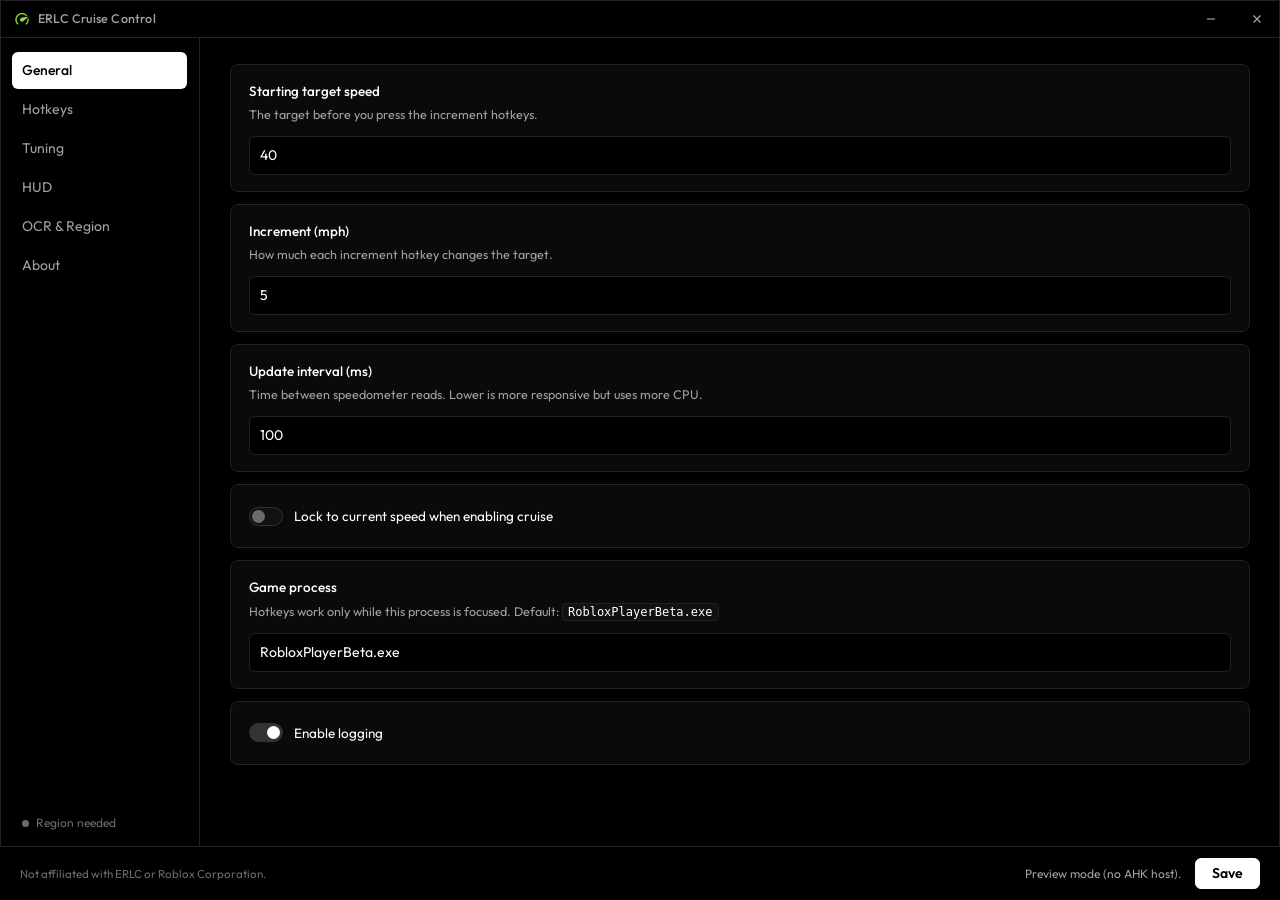
<file: ui/index.html>
<!DOCTYPE html>
<html lang="en">
<head>
    <meta charset="UTF-8">
    <meta name="viewport" content="width=device-width, initial-scale=1.0">
    <title>ERLC Cruise Control</title>
    <link rel="icon" type="image/png" href="icon.png">
    <link rel="stylesheet" href="style.css">
</head>
<body>
    <header class="titlebar">
        <div class="titlebar-left">
            <img class="titlebar-icon" src="icon.png" alt="">
            <div class="titlebar-title">ERLC Cruise Control</div>
        </div>
        <div class="titlebar-buttons">
            <button class="tb-btn" id="win-min" title="Minimize" aria-label="Minimize">
                <svg width="10" height="10" viewBox="0 0 10 10"><line x1="1" y1="5" x2="9" y2="5" stroke="currentColor" stroke-width="1.2"/></svg>
            </button>
            <button class="tb-btn tb-close" id="win-close" title="Close" aria-label="Close">
                <svg width="10" height="10" viewBox="0 0 10 10"><line x1="1.5" y1="1.5" x2="8.5" y2="8.5" stroke="currentColor" stroke-width="1.2"/><line x1="8.5" y1="1.5" x2="1.5" y2="8.5" stroke="currentColor" stroke-width="1.2"/></svg>
            </button>
        </div>
    </header>

    <div class="app">
        <aside class="sidebar">
            <nav class="nav" id="nav">
                <button class="nav-item is-active" data-tab="general">General</button>
                <button class="nav-item" data-tab="hotkeys">Hotkeys</button>
                <button class="nav-item" data-tab="tuning">Tuning</button>
                <button class="nav-item" data-tab="hud">HUD</button>
                <button class="nav-item" data-tab="ocr">OCR &amp; Region</button>
                <button class="nav-item" data-tab="about">About</button>
            </nav>
            <div class="sidebar-foot">
                <span class="engine-dot" id="engine-dot"></span>
                <span id="engine-label">Checking...</span>
            </div>
        </aside>

        <main class="main">
            <section class="page is-active" data-page="general">
                <div class="card">
                    <label class="card-title" for="startTarget">Starting target speed</label>
                    <p class="hint">The target before you press the increment hotkeys.</p>
                    <input class="field" id="startTarget" type="number" min="0" max="300">
                </div>
                <div class="card">
                    <label class="card-title" for="increment">Increment (mph)</label>
                    <p class="hint">How much each increment hotkey changes the target.</p>
                    <input class="field" id="increment" type="number" min="1" max="50">
                </div>
                <div class="card">
                    <label class="card-title" for="updateInterval">Update interval (ms)</label>
                    <p class="hint">Time between speedometer reads. Lower is more responsive but uses more CPU.</p>
                    <input class="field" id="updateInterval" type="number" min="30" max="1000">
                </div>
                <div class="card">
                    <label class="switch">
                        <input type="checkbox" id="lockOnToggle">
                        <span class="switch-track"><span class="switch-thumb"></span></span>
                        <span class="switch-label">Lock to current speed when enabling cruise</span>
                    </label>
                </div>
                <div class="card">
                    <label class="card-title" for="gameProcess">Game process</label>
                    <p class="hint">Hotkeys work only while this process is focused. Default: <code>RobloxPlayerBeta.exe</code></p>
                    <input class="field" id="gameProcess" type="text" placeholder="RobloxPlayerBeta.exe">
                </div>
                <div class="card">
                    <label class="switch">
                        <input type="checkbox" id="logging">
                        <span class="switch-track"><span class="switch-thumb"></span></span>
                        <span class="switch-label">Enable logging</span>
                    </label>
                </div>
            </section>

            <section class="page" data-page="hotkeys">
                <div class="card">
                    <label class="card-title">Hotkeys</label>
                    <p class="hint">Click a field, then press the keys. Esc clears it. All hotkeys work only while the game is focused.</p>
                    <div class="hk-grid" id="hk-grid"></div>
                </div>
            </section>

            <section class="page" data-page="tuning">
                <div class="card">
                    <label class="card-title">Vehicle profile</label>
                    <p class="hint">Different cars handle differently. Save tuning as named profiles and switch between them.</p>
                    <div class="profile-bar">
                        <select class="field" id="profile-select" aria-label="Active vehicle profile"></select>
                        <button class="btn" id="profile-save">Save</button>
                        <button class="btn btn-ghost" id="profile-new">New…</button>
                        <button class="btn btn-ghost" id="profile-rename">Rename…</button>
                        <button class="btn btn-ghost" id="profile-delete">Delete</button>
                    </div>
                </div>
                <div class="card">
                    <label class="card-title">Throttle PID</label>
                    <p class="hint">Reaction to speed error. Leave as-is unless you know what you're doing.</p>
                    <div class="grid" id="pid-grid"></div>
                </div>
                <div class="card">
                    <label class="card-title">Throttle gaps</label>
                    <div class="grid" id="gap-grid"></div>
                </div>
                <div class="card">
                    <label class="card-title">Braking</label>
                    <div class="grid" id="brake-grid"></div>
                </div>
                <div class="card">
                    <p class="hint">Tip: the default values are tuned for a stable road cruise. Increase Kp for faster response, Kd to damp overshoot.</p>
                    <button class="btn btn-ghost" id="reset-tuning">Reset tuning to defaults</button>
                </div>
            </section>

            <section class="page" data-page="hud">
                <div class="card">
                    <label class="switch">
                        <input type="checkbox" id="hudVisible">
                        <span class="switch-track"><span class="switch-thumb"></span></span>
                        <span class="switch-label">Show the HUD overlay</span>
                    </label>
                    <label class="switch">
                        <input type="checkbox" id="hudClickThrough">
                        <span class="switch-track"><span class="switch-thumb"></span></span>
                        <span class="switch-label">Click-through (never captures the mouse)</span>
                    </label>
                </div>
                <div class="card">
                    <label class="card-title">Fields</label>
                    <p class="hint">Choose what the overlay shows. Drag the HUD anywhere to reposition it.</p>
                    <div class="grid" id="hud-fields"></div>
                </div>
                <div class="card">
                    <label class="card-title">Position &amp; size</label>
                    <div class="grid" id="hud-grid"></div>
                </div>
                <div class="card">
                    <button class="btn btn-ghost" id="hud-snap-tl">Snap to top-left</button>
                    <button class="btn btn-ghost" id="hud-snap-tr">Snap to top-right</button>
                </div>
            </section>

            <section class="page" data-page="ocr">
                <div class="card">
                    <label class="card-title">Speed region</label>
                    <p class="hint" id="region-summary">No region set.</p>
                    <button class="btn" id="select-region">Select region</button>
                    <button class="btn btn-ghost" id="test-read">Test read</button>
                </div>
                <div class="card">
                    <label class="card-title">OCR options</label>
                    <div class="grid" id="ocr-grid"></div>
                </div>
                <div class="card">
                    <label class="switch">
                        <input type="checkbox" id="ocrGrayscale">
                        <span class="switch-track"><span class="switch-thumb"></span></span>
                        <span class="switch-label">Grayscale before OCR</span>
                    </label>
                    <label class="switch">
                        <input type="checkbox" id="ocrInvert">
                        <span class="switch-track"><span class="switch-thumb"></span></span>
                        <span class="switch-label">Invert colors</span>
                    </label>
                </div>
            </section>

            <section class="page" data-page="about">
                <div class="card">
                    <label class="card-title">Debug info</label>
                    <p class="hint">Basic environment and status details.</p>
                    <dl class="kv" id="about-info"></dl>
                    <button class="btn btn-sm" id="copy-debug">Copy to clipboard</button>
                </div>
                <div class="card">
                    <button class="btn btn-ghost" id="open-folder">Open data folder</button>
                    <button class="btn btn-ghost" id="open-logs">Open logs</button>
                </div>
            </section>
        </main>
    </div>

    <footer class="footer">
        <span class="footer-note">Not affiliated with ERLC or Roblox Corporation.</span>
        <div class="footer-actions">
            <span class="status" id="status">Ready.</span>
            <button class="btn btn-primary" id="save">Save</button>
        </div>
    </footer>

    <div class="modal-overlay" id="modal-overlay" hidden>
        <div class="modal" role="dialog" aria-modal="true" aria-labelledby="modal-title">
            <div class="modal-title" id="modal-title">Title</div>
            <p class="modal-message" id="modal-message"></p>
            <input class="field modal-input" id="modal-input" type="text" autocomplete="off">
            <div class="modal-actions">
                <button class="btn btn-ghost" id="modal-cancel">Cancel</button>
                <button class="btn btn-primary" id="modal-ok">OK</button>
            </div>
        </div>
    </div>

    <script src="app.js"></script>
</body>
</html>
</file>
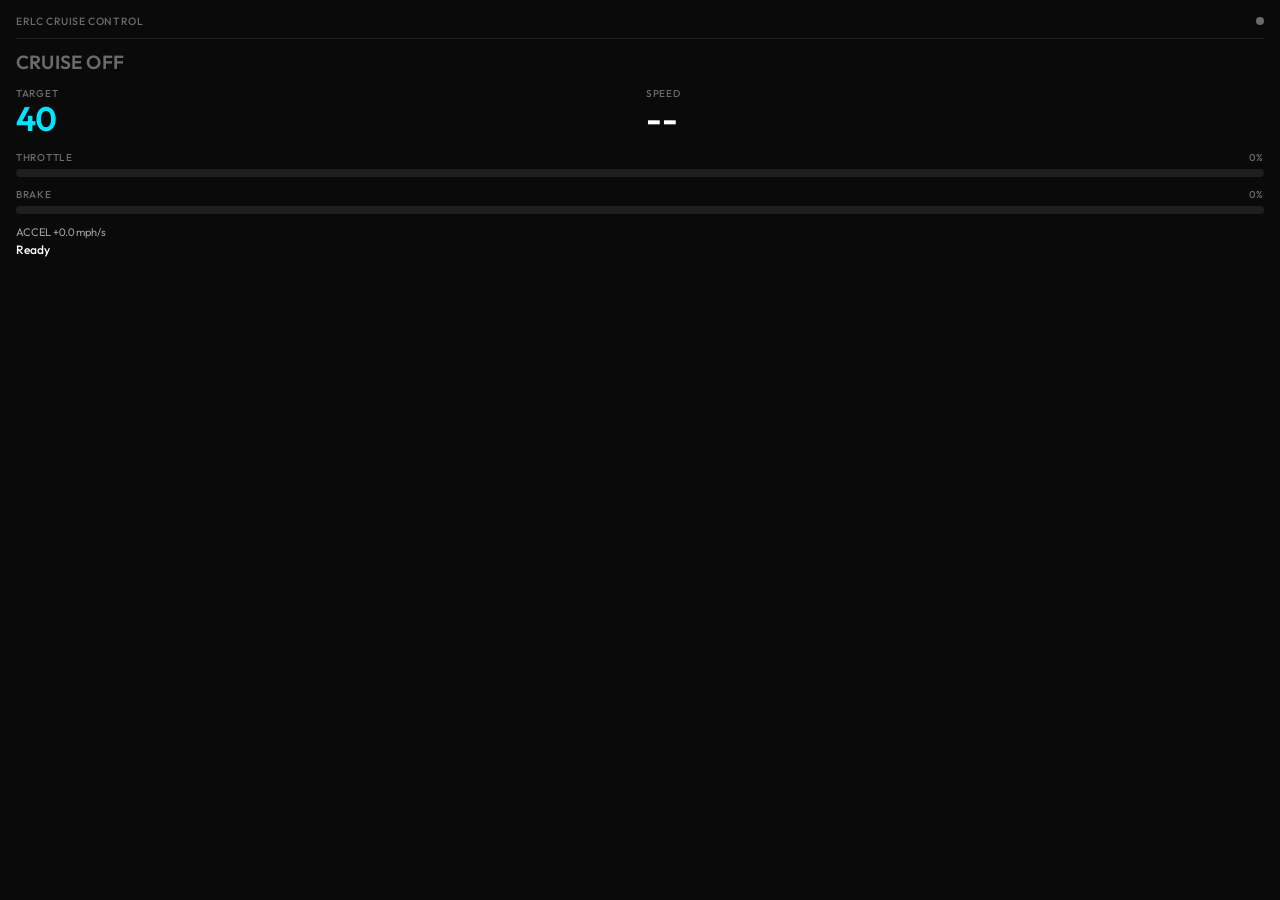
<file: ui/hud.html>
<!DOCTYPE html>
<html lang="en">
<head>
    <meta charset="UTF-8">
    <title>ERLC Cruise Control HUD</title>
    <link rel="stylesheet" href="hud.css">
</head>
<body>
    <div class="hud">
        <div class="hud-head">
            <span class="hud-title">ERLC CRUISE CONTROL</span>
            <span class="hud-dot" id="dot"></span>
        </div>

        <div class="hud-status" id="status">CRUISE OFF</div>

        <div class="hud-reads">
            <div class="read" id="target-block">
                <div class="read-label">TARGET</div>
                <div class="read-value accent" id="target">40</div>
            </div>
            <div class="read" id="speed-block">
                <div class="read-label">SPEED</div>
                <div class="read-value" id="speed">--</div>
            </div>
        </div>

        <div class="meter" id="throttle-block">
            <div class="meter-head"><span>THROTTLE</span><span id="throttle-pct">0%</span></div>
            <div class="meter-track"><div class="meter-fill green" id="throttle-fill"></div></div>
        </div>

        <div class="meter" id="brake-block">
            <div class="meter-head"><span>BRAKE</span><span id="brake-pct">0%</span></div>
            <div class="meter-track"><div class="meter-fill red" id="brake-fill"></div></div>
        </div>

        <div class="hud-accel" id="accel-block">ACCEL  +0.0 mph/s</div>
        <div class="hud-action" id="action-block">Ready</div>
    </div>

    <script src="hud.js"></script>
</body>
</html>
</file>
<file: ui/style.css>
@font-face {
    font-family: "Outfit";
    font-style: normal;
    font-weight: 300;
    font-display: swap;
    src: url("fonts/Outfit-Light.ttf") format("truetype");
}
@font-face {
    font-family: "Outfit";
    font-style: normal;
    font-weight: 400;
    font-display: swap;
    src: url("fonts/Outfit-Regular.ttf") format("truetype");
}
@font-face {
    font-family: "Outfit";
    font-style: normal;
    font-weight: 500;
    font-display: swap;
    src: url("fonts/Outfit-Medium.ttf") format("truetype");
}
@font-face {
    font-family: "Outfit";
    font-style: normal;
    font-weight: 600;
    font-display: swap;
    src: url("fonts/Outfit-SemiBold.ttf") format("truetype");
}
@font-face {
    font-family: "Outfit";
    font-style: normal;
    font-weight: 700;
    font-display: swap;
    src: url("fonts/Outfit-Bold.ttf") format("truetype");
}

:root {
    --bg: #000000;
    --panel: #0a0a0a;
    --elev: #111111;
    --border: #222222;
    --border-strong: #333333;
    --text: #ffffff;
    --text-dim: #a1a1a1;
    --text-faint: #6b6b6b;
    --radius: 8px;
    --radius-sm: 6px;
    --font: "Outfit", system-ui, -apple-system, sans-serif;
    --mono: "Cascadia Mono", "Consolas", monospace;
}

* {
    box-sizing: border-box;
    margin: 0;
    padding: 0;
}

html, body {
    height: 100%;
}

body {
    font-family: var(--font);
    background: var(--bg);
    color: var(--text);
    font-size: 14px;
    line-height: 1.5;
    overflow: hidden;
    user-select: none;
    -webkit-font-smoothing: antialiased;
    outline: 1px solid var(--border);
    outline-offset: -1px;
}

/* Title bar */
.titlebar {
    height: 38px;
    background: var(--bg);
    border-bottom: 1px solid var(--border);
    display: flex;
    align-items: center;
    justify-content: space-between;
    padding-left: 14px;
    -webkit-app-region: drag;
}

.titlebar-left {
    display: flex;
    align-items: center;
    gap: 8px;
}

.titlebar-icon {
    width: 16px;
    height: 16px;
    display: block;
}

.titlebar-title {
    font-size: 12.5px;
    font-weight: 500;
    color: var(--text-dim);
    letter-spacing: 0.2px;
}

.titlebar-buttons {
    display: flex;
    height: 100%;
    -webkit-app-region: no-drag;
}

.tb-btn {
    width: 46px;
    height: 100%;
    background: transparent;
    border: none;
    color: var(--text-dim);
    cursor: pointer;
    display: grid;
    place-items: center;
    transition: background 0.1s, color 0.1s;
}

.tb-btn:hover { background: var(--elev); color: var(--text); }
.tb-close:hover { background: var(--text); color: var(--bg); }

.app {
    display: grid;
    grid-template-columns: 200px 1fr;
    height: calc(100vh - 38px - 54px);
}

/* Sidebar */
.sidebar {
    background: var(--bg);
    border-right: 1px solid var(--border);
    display: flex;
    flex-direction: column;
    padding: 14px 12px;
}

.nav {
    display: flex;
    flex-direction: column;
    gap: 2px;
}

.nav-item {
    text-align: left;
    background: transparent;
    border: none;
    color: var(--text-dim);
    font: inherit;
    padding: 8px 10px;
    border-radius: var(--radius-sm);
    cursor: pointer;
    transition: background 0.12s, color 0.12s;
}

.nav-item:hover {
    background: var(--elev);
    color: var(--text);
}

.nav-item.is-active {
    background: var(--text);
    color: var(--bg);
    font-weight: 500;
}

.sidebar-foot {
    margin-top: auto;
    display: flex;
    align-items: center;
    gap: 7px;
    padding: 8px 10px 0;
    font-size: 12px;
    color: var(--text-faint);
}

.engine-dot {
    width: 7px;
    height: 7px;
    border-radius: 50%;
    background: var(--text-faint);
    flex-shrink: 0;
}

.engine-dot.ok { background: var(--text); }
.engine-dot.bad { background: var(--text-faint); }

/* Main */
.main {
    padding: 26px 30px;
    overflow-y: auto;
}

.page { display: none; }
.page.is-active { display: block; }

/* Cards */
.card {
    background: var(--panel);
    border: 1px solid var(--border);
    border-radius: var(--radius);
    padding: 16px 18px;
    margin-bottom: 12px;
}

.card-title {
    display: block;
    font-weight: 500;
    font-size: 13.5px;
    margin-bottom: 4px;
}

.hint {
    color: var(--text-dim);
    font-size: 12.5px;
    margin-bottom: 12px;
}

.hint code {
    font-family: var(--mono);
    background: var(--elev);
    border: 1px solid var(--border);
    padding: 1px 5px;
    border-radius: 4px;
    font-size: 12px;
    color: var(--text);
}

/* Fields */
.field {
    background: var(--bg);
    border: 1px solid var(--border);
    border-radius: var(--radius-sm);
    color: var(--text);
    font: inherit;
    padding: 8px 10px;
    width: 100%;
    outline: none;
    transition: border-color 0.12s;
}

.field::placeholder { color: var(--text-faint); }

.field:focus { border-color: var(--border-strong); }

.field-hk {
    font-family: var(--mono);
    cursor: pointer;
    text-align: center;
}

.field-hk.is-capturing {
    border-color: var(--text);
    color: var(--text-dim);
}

.field-hk.recording { color: var(--text-faint); }

/* Field grids */
.grid, .hk-grid {
    display: grid;
    grid-template-columns: repeat(2, 1fr);
    gap: 12px 16px;
}

.field-item {
    display: flex;
    flex-direction: column;
    gap: 5px;
}

.field-label {
    color: var(--text-dim);
    font-size: 12.5px;
}

/* Vehicle profile bar (select + action buttons) */
.profile-bar {
    display: flex;
    flex-wrap: wrap;
    align-items: center;
    gap: 8px;
}

.profile-bar .field {
    flex: 1 1 180px;
    min-width: 140px;
}

.profile-bar .btn {
    flex-shrink: 0;
}

.profile-bar .btn + .btn {
    margin-left: 0;
}

.profile-bar .btn:disabled {
    opacity: 0.4;
    cursor: not-allowed;
}

/* HUD field toggles (label + checkbox in a row) */
.field-item:has(.checkbox) {
    flex-direction: row;
    justify-content: space-between;
    align-items: center;
    background: var(--bg);
    border: 1px solid var(--border);
    border-radius: var(--radius-sm);
    padding: 9px 12px;
}

.field-item:has(.checkbox) .field-label {
    color: var(--text);
}

.checkbox {
    appearance: none;
    width: 18px;
    height: 18px;
    border-radius: 5px;
    border: 1px solid var(--border-strong);
    background: var(--elev);
    cursor: pointer;
    display: grid;
    place-items: center;
    flex-shrink: 0;
    transition: background 0.12s, border-color 0.12s;
}

.checkbox::after {
    content: "";
    width: 9px;
    height: 5px;
    border-left: 2px solid var(--bg);
    border-bottom: 2px solid var(--bg);
    transform: rotate(-45deg) translateY(-1px);
    opacity: 0;
}

.checkbox:checked {
    background: var(--text);
    border-color: var(--text);
}

.checkbox:checked::after { opacity: 1; }

.checkbox:focus-visible {
    outline: 2px solid var(--border-strong);
    outline-offset: 2px;
}

/* Toggle switch */
.switch {
    display: flex;
    align-items: center;
    gap: 11px;
    cursor: pointer;
    padding: 5px 0;
}

.switch input {
    position: absolute;
    width: 1px;
    height: 1px;
    opacity: 0;
    pointer-events: none;
}

.switch-track {
    width: 34px;
    height: 19px;
    border-radius: 10px;
    background: var(--elev);
    border: 1px solid var(--border-strong);
    position: relative;
    transition: background 0.15s, border-color 0.15s;
    flex-shrink: 0;
}

.switch-thumb {
    position: absolute;
    top: 2px;
    left: 2px;
    width: 13px;
    height: 13px;
    border-radius: 50%;
    background: var(--text-faint);
    transition: transform 0.16s ease, background 0.16s ease;
}

.switch:hover .switch-track { border-color: var(--text-dim); }

.switch input:checked + .switch-track {
    background: var(--border-strong);
    border-color: var(--border-strong);
}

.switch input:checked + .switch-track .switch-thumb {
    transform: translateX(15px);
    background: var(--text);
}

.switch input:focus-visible + .switch-track {
    outline: 2px solid var(--border-strong);
    outline-offset: 2px;
}

.switch-label { font-size: 13.5px; }

/* Buttons */
.btn {
    background: var(--elev);
    border: 1px solid var(--border-strong);
    color: var(--text);
    font: inherit;
    font-weight: 500;
    padding: 8px 15px;
    border-radius: var(--radius-sm);
    cursor: pointer;
    transition: background 0.12s, border-color 0.12s, opacity 0.12s;
}

.btn:hover { background: #1a1a1a; }

.btn-sm { padding: 6px 12px; font-size: 13px; }

.btn-ghost { background: transparent; }
.btn-ghost:hover { border-color: var(--text-dim); }

.btn-primary {
    background: var(--text);
    border-color: var(--text);
    color: var(--bg);
    font-weight: 600;
}

.btn-primary:hover { background: #d9d9d9; border-color: #d9d9d9; }
.btn-primary:active { background: #c4c4c4; border-color: #c4c4c4; }

.btn + .btn { margin-left: 8px; }

/* Key-value (about) */
.kv {
    display: grid;
    grid-template-columns: 150px 1fr;
    gap: 6px 12px;
    font-size: 13px;
    margin-bottom: 14px;
}

.kv dt { color: var(--text-dim); }
.kv dd { color: var(--text); word-break: break-word; }

/* Footer */
.footer {
    position: fixed;
    bottom: 0;
    left: 0;
    right: 0;
    height: 54px;
    background: var(--bg);
    border-top: 1px solid var(--border);
    display: flex;
    align-items: center;
    justify-content: space-between;
    padding: 0 20px;
    gap: 16px;
}

.footer-note {
    color: var(--text-faint);
    font-size: 11.5px;
}

.footer-actions {
    display: flex;
    align-items: center;
    gap: 14px;
    flex-shrink: 0;
}

.footer-actions .btn {
    padding: 5px 16px;
    line-height: 1.3;
}

.status {
    color: var(--text-dim);
    font-size: 12px;
}

.status[data-kind="ok"] { color: var(--text); }
.status[data-kind="err"] { color: var(--text-dim); }

/* Modal (replaces native prompt/confirm) */
.modal-overlay {
    position: fixed;
    inset: 0;
    background: rgba(0, 0, 0, 0.55);
    display: flex;
    align-items: center;
    justify-content: center;
    z-index: 100;
    -webkit-app-region: no-drag;
}

.modal-overlay[hidden] { display: none; }

.modal {
    width: 340px;
    max-width: calc(100vw - 40px);
    background: var(--panel);
    border: 1px solid var(--border-strong);
    border-radius: var(--radius);
    padding: 18px 20px 16px;
    outline: 1px solid var(--border);
    outline-offset: -1px;
    box-shadow: 0 18px 50px rgba(0, 0, 0, 0.6);
}

.modal-title {
    font-weight: 500;
    font-size: 14px;
    margin-bottom: 6px;
}

.modal-message {
    color: var(--text-dim);
    font-size: 13px;
    margin-bottom: 14px;
}

.modal-message:empty { display: none; }

.modal-input { margin-bottom: 16px; }
.modal-input[hidden] { display: none; }

.modal-actions {
    display: flex;
    justify-content: flex-end;
    gap: 8px;
}

/* Scrollbar */
::-webkit-scrollbar { width: 10px; }
::-webkit-scrollbar-thumb { background: #1e1e1e; border-radius: 5px; border: 3px solid var(--bg); }
::-webkit-scrollbar-thumb:hover { background: #2a2a2a; }
</file>
<file: ui/hud.css>
@font-face {
    font-family: "Outfit";
    font-style: normal;
    font-weight: 300;
    font-display: swap;
    src: url("fonts/Outfit-Light.ttf") format("truetype");
}
@font-face {
    font-family: "Outfit";
    font-style: normal;
    font-weight: 400;
    font-display: swap;
    src: url("fonts/Outfit-Regular.ttf") format("truetype");
}
@font-face {
    font-family: "Outfit";
    font-style: normal;
    font-weight: 500;
    font-display: swap;
    src: url("fonts/Outfit-Medium.ttf") format("truetype");
}
@font-face {
    font-family: "Outfit";
    font-style: normal;
    font-weight: 600;
    font-display: swap;
    src: url("fonts/Outfit-SemiBold.ttf") format("truetype");
}
@font-face {
    font-family: "Outfit";
    font-style: normal;
    font-weight: 700;
    font-display: swap;
    src: url("fonts/Outfit-Bold.ttf") format("truetype");
}

:root {
    --bg: #0a0a0a;
    --bg-head: #101010;
    --border: #1e1e1e;
    --border-strong: #2a2a2a;
    --text: #ffffff;
    --text-dim: #a1a1a1;
    --text-faint: #6b6b6b;
    --accent: #00e5ff;
    --green: #00e676;
    --amber: #ffd740;
    --orange: #ff9100;
    --red: #ff5252;
    --radius: 14px;
    --font: "Outfit", system-ui, -apple-system, sans-serif;
}

* { box-sizing: border-box; margin: 0; padding: 0; }

html, body {
    background: #0a0a0a;
    overflow: hidden;
    user-select: none;
    -webkit-font-smoothing: antialiased;
}

.hud {
    font-family: var(--font);
    background: var(--bg);
    padding: 14px 16px 15px;
    color: var(--text);
    /* draggable surface (WebView2 rounds the window corners via DWM) */
    -webkit-app-region: drag;
}

.hud-head {
    display: flex;
    align-items: center;
    justify-content: space-between;
    padding-bottom: 10px;
    margin-bottom: 11px;
    border-bottom: 1px solid var(--border);
}

.hud-title {
    font-size: 10.5px;
    font-weight: 500;
    letter-spacing: 0.6px;
    color: var(--text-faint);
}

.hud-dot {
    width: 8px;
    height: 8px;
    border-radius: 50%;
    background: var(--text-faint);
    transition: background 0.2s, box-shadow 0.2s;
}

.hud-dot.on {
    background: var(--green);
    box-shadow: 0 0 8px rgba(0, 230, 118, 0.7);
}

.hud-status {
    font-size: 19px;
    font-weight: 600;
    letter-spacing: 0.2px;
    margin-bottom: 13px;
    color: var(--text-faint);
}

.hud-reads {
    display: flex;
    gap: 12px;
    margin-bottom: 14px;
}

.read { flex: 1; min-width: 0; }

.read-label {
    font-size: 10px;
    font-weight: 500;
    letter-spacing: 0.7px;
    color: var(--text-faint);
    margin-bottom: 1px;
}

.read-value {
    font-size: 34px;
    font-weight: 600;
    line-height: 1.05;
    font-variant-numeric: tabular-nums;
    color: var(--text);
}

.read-value.accent { color: var(--accent); }

.meter { margin-bottom: 11px; }

.meter-head {
    display: flex;
    justify-content: space-between;
    font-size: 10px;
    font-weight: 500;
    letter-spacing: 0.7px;
    color: var(--text-faint);
    margin-bottom: 5px;
}

.meter-track {
    height: 8px;
    border-radius: 999px;
    background: var(--border);
    overflow: hidden;
}

.meter-fill {
    height: 100%;
    width: 0%;
    border-radius: 999px;
    transition: width 0.12s linear;
}

.meter-fill.green { background: var(--green); }
.meter-fill.red { background: var(--red); }

.hud-accel {
    font-size: 11px;
    color: var(--text-dim);
    font-variant-numeric: tabular-nums;
    margin-bottom: 3px;
}

.hud-action {
    font-size: 12px;
    font-weight: 500;
    color: var(--text);
    overflow: hidden;
    text-overflow: ellipsis;
    white-space: nowrap;
}

.hidden { display: none !important; }
</file>
